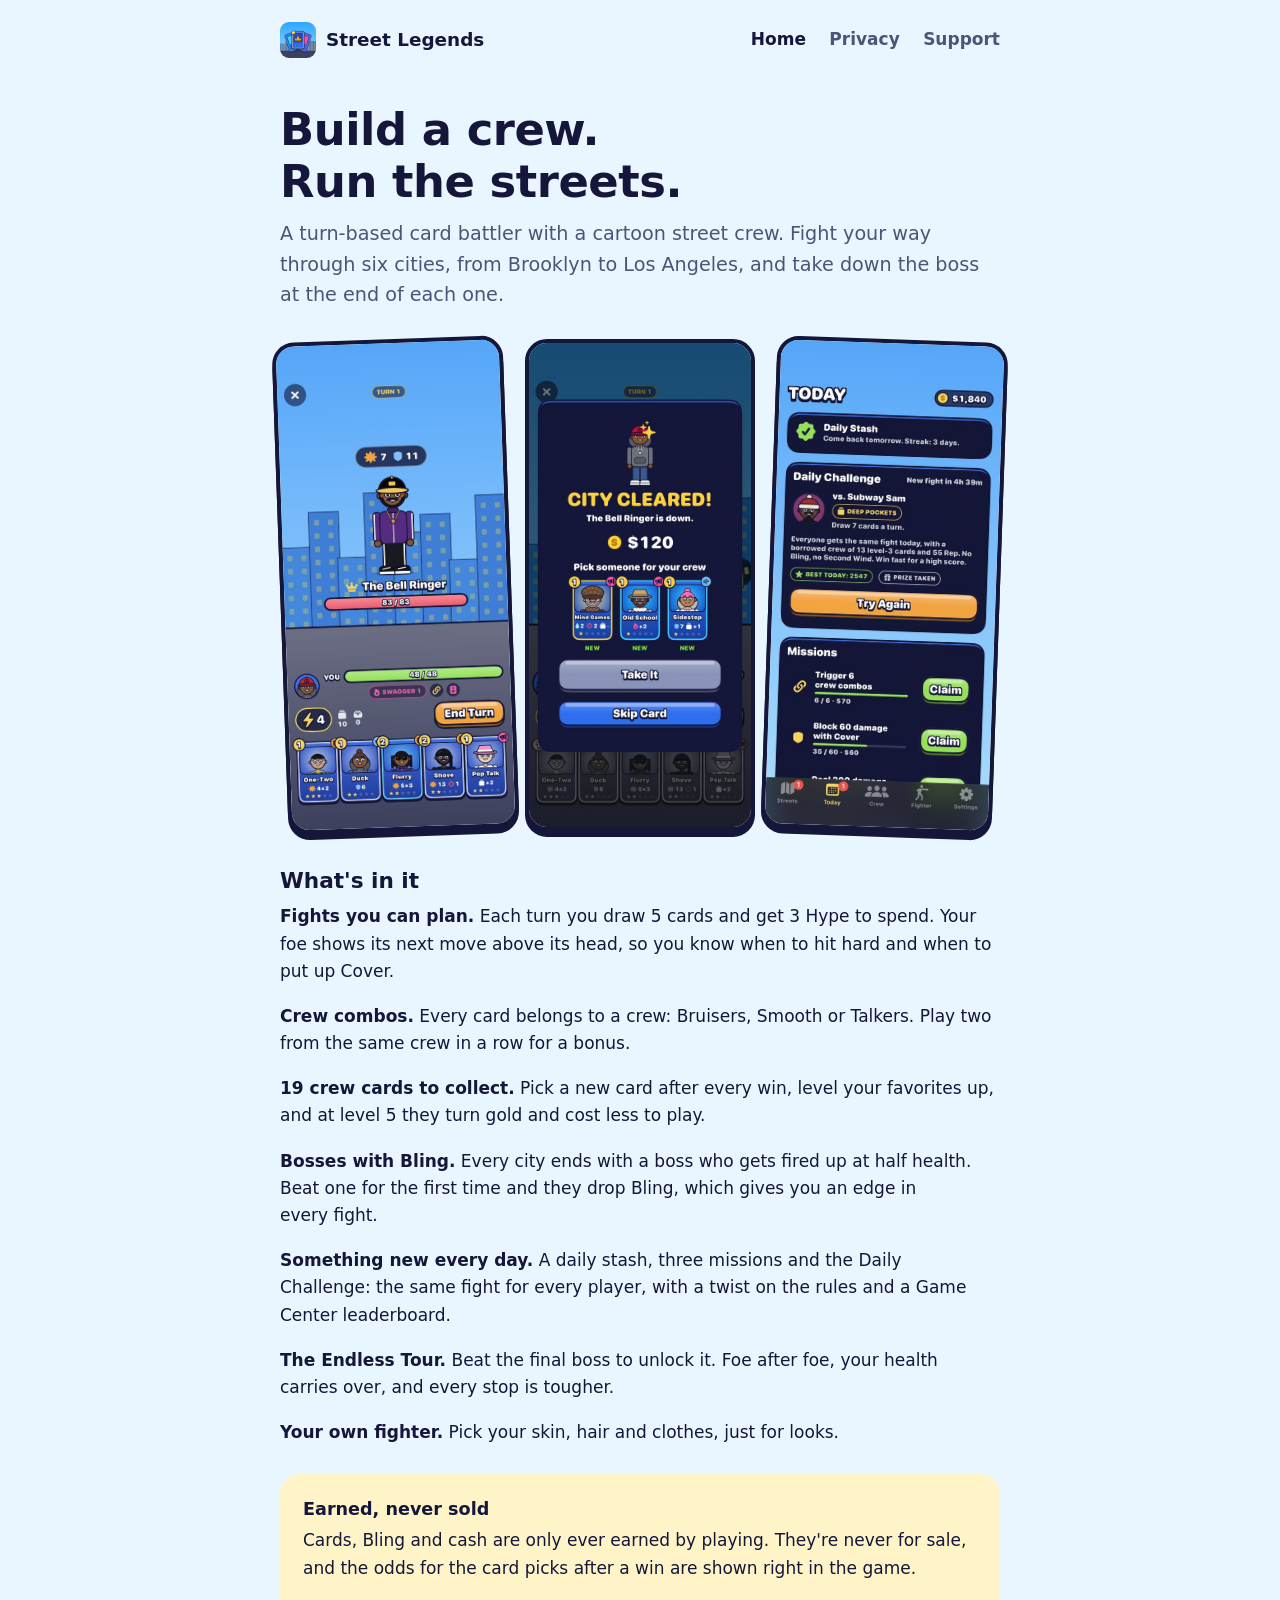
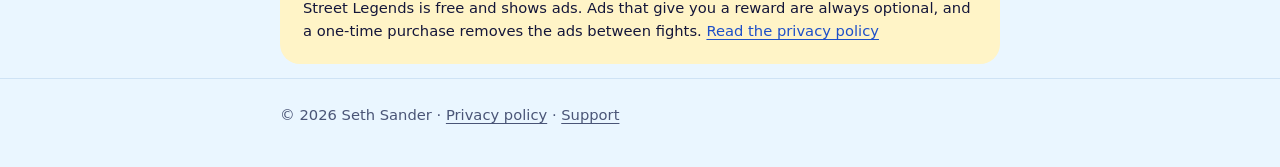
<file: index.html>
<!doctype html>
<html lang="en">
<head>
  <meta charset="utf-8">
  <meta name="viewport" content="width=device-width, initial-scale=1">
  <title>Street Legends: Card Brawl</title>
  <meta name="description" content="Street Legends is a cartoon street card battler for iPhone: build a crew, chain combos and fight from Brooklyn to Los Angeles. Everything is earned by playing.">
  <link rel="icon" href="icon.png">
  <link rel="stylesheet" href="style.css">
</head>
<body>
  <header class="site">
    <div class="wrap">
      <a class="brand" href="./"><img src="icon.png" alt="">Street Legends</a>
      <nav class="site" aria-label="Site">
        <a href="./" aria-current="page">Home</a>
        <a href="privacy/">Privacy</a>
        <a href="support/">Support</a>
      </nav>
    </div>
  </header>

  <main class="wrap">
    <h1>Build a crew. Run the streets.</h1>
    <p class="lead">A turn-based card battler with a cartoon street crew. Fight your way through six cities, from Brooklyn to Los Angeles, and take down the boss at the end of each one.</p>

    <div class="shots">
      <img src="shots/fight.jpg" width="540" height="1174" alt="A fight against The Bell Ringer, with five crew cards in hand and the foe's next move shown above his head.">
      <img src="shots/reward.jpg" width="540" height="1174" alt="The City Cleared screen after beating a boss, with three crew cards to pick from.">
      <img src="shots/today.jpg" width="540" height="1174" alt="The Today tab, with the daily stash, the Daily Challenge and daily missions.">
    </div>

    <h2>What's in it</h2>
    <div class="points">
      <p><strong>Fights you can plan.</strong> Each turn you draw 5 cards and get 3 Hype to spend. Your foe shows its next move above its head, so you know when to hit hard and when to put up Cover.</p>
      <p><strong>Crew combos.</strong> Every card belongs to a crew: Bruisers, Smooth or Talkers. Play two from the same crew in a row for a bonus.</p>
      <p><strong>19 crew cards to collect.</strong> Pick a new card after every win, level your favorites up, and at level 5 they turn gold and cost less to play.</p>
      <p><strong>Bosses with Bling.</strong> Every city ends with a boss who gets fired up at half health. Beat one for the first time and they drop Bling, which gives you an edge in every fight.</p>
      <p><strong>Something new every day.</strong> A daily stash, three missions and the Daily Challenge: the same fight for every player, with a twist on the rules and a Game Center leaderboard.</p>
      <p><strong>The Endless Tour.</strong> Beat the final boss to unlock it. Foe after foe, your health carries over, and every stop is tougher.</p>
      <p><strong>Your own fighter.</strong> Pick your skin, hair and clothes, just for looks.</p>
    </div>

    <div class="card promise">
      <h3>Earned, never sold</h3>
      <p>Cards, Bling and cash are only ever earned by playing. They're never for sale, and the odds for the card picks after a win are shown right in the game.</p>
      <p class="small" style="margin:0">Street Legends is free and shows ads. Ads that give you a reward are always optional, and a one-time purchase removes the ads between fights. <a href="privacy/">Read the privacy policy</a></p>
    </div>
  </main>

  <footer class="site">
    <div class="wrap">
      &copy; 2026 Seth Sander &middot; <a href="privacy/">Privacy policy</a> &middot; <a href="support/">Support</a>
    </div>
  </footer>
</body>
</html>
</file>
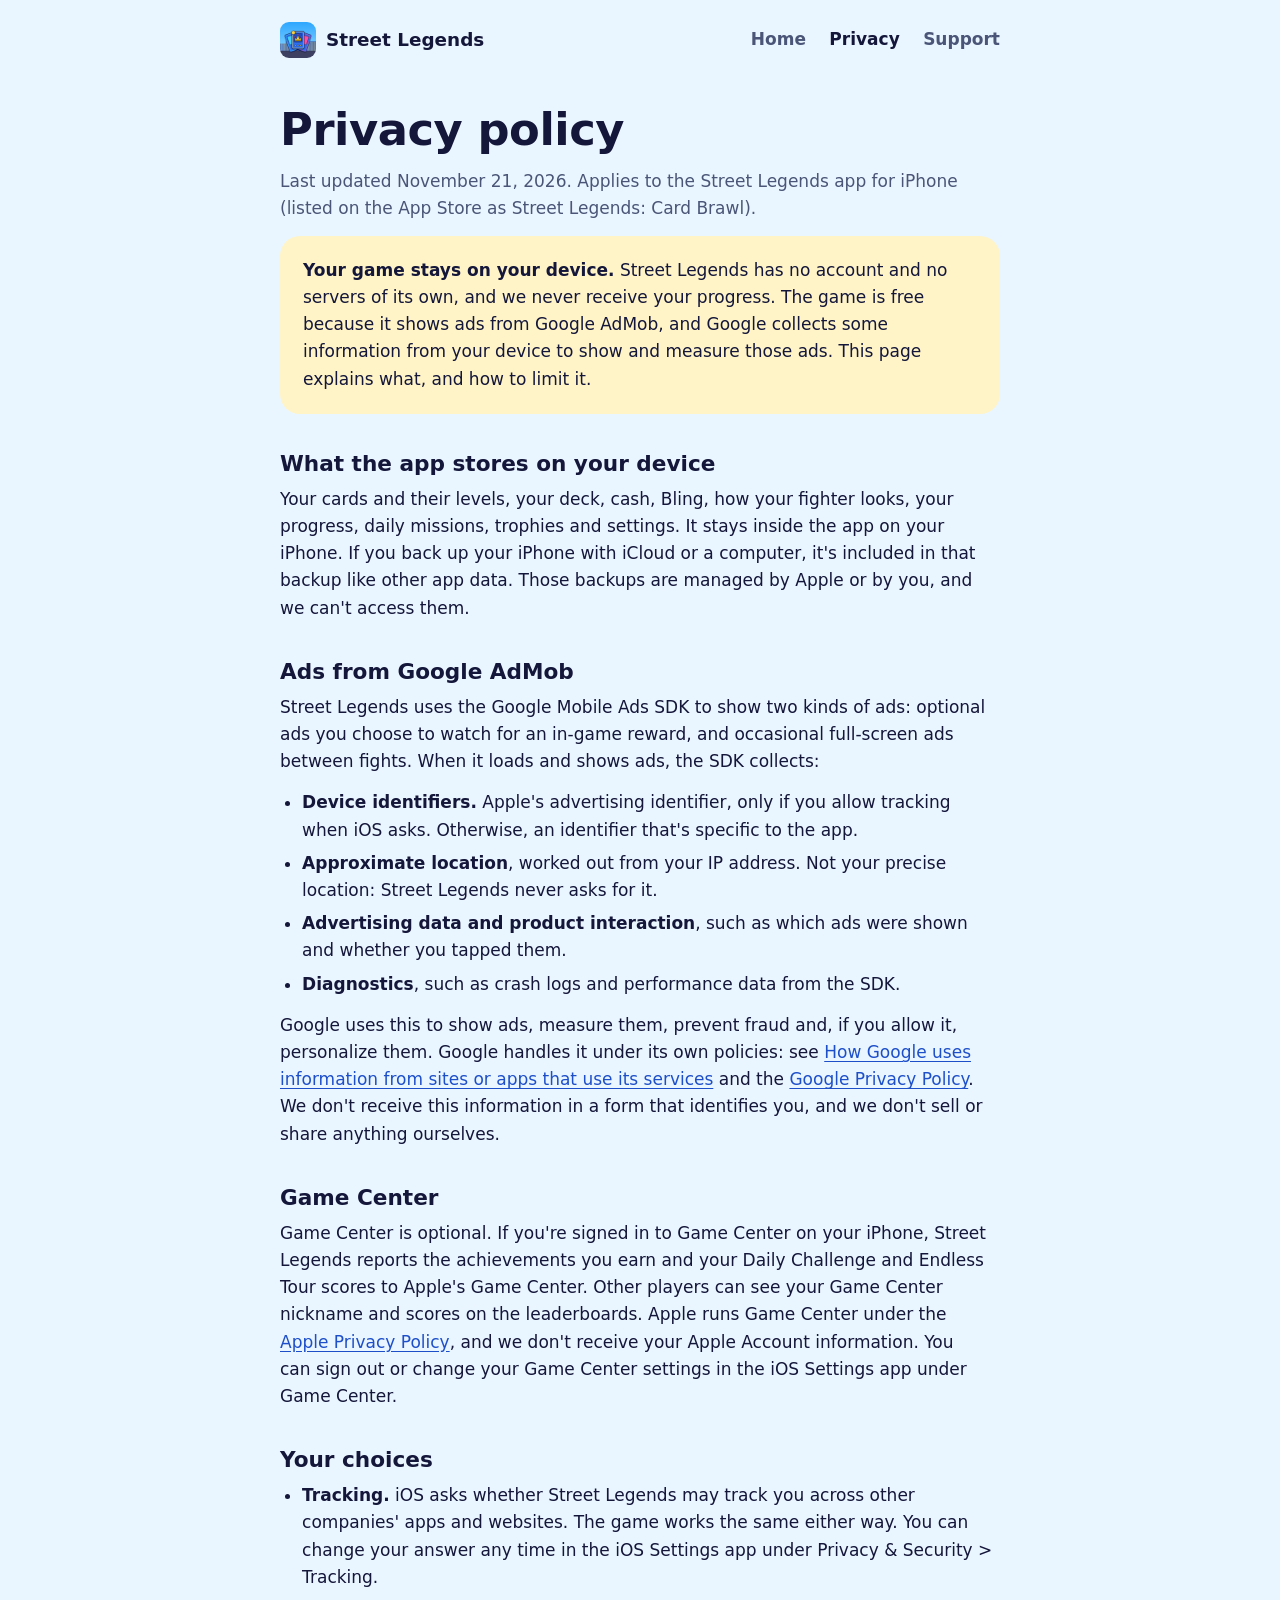
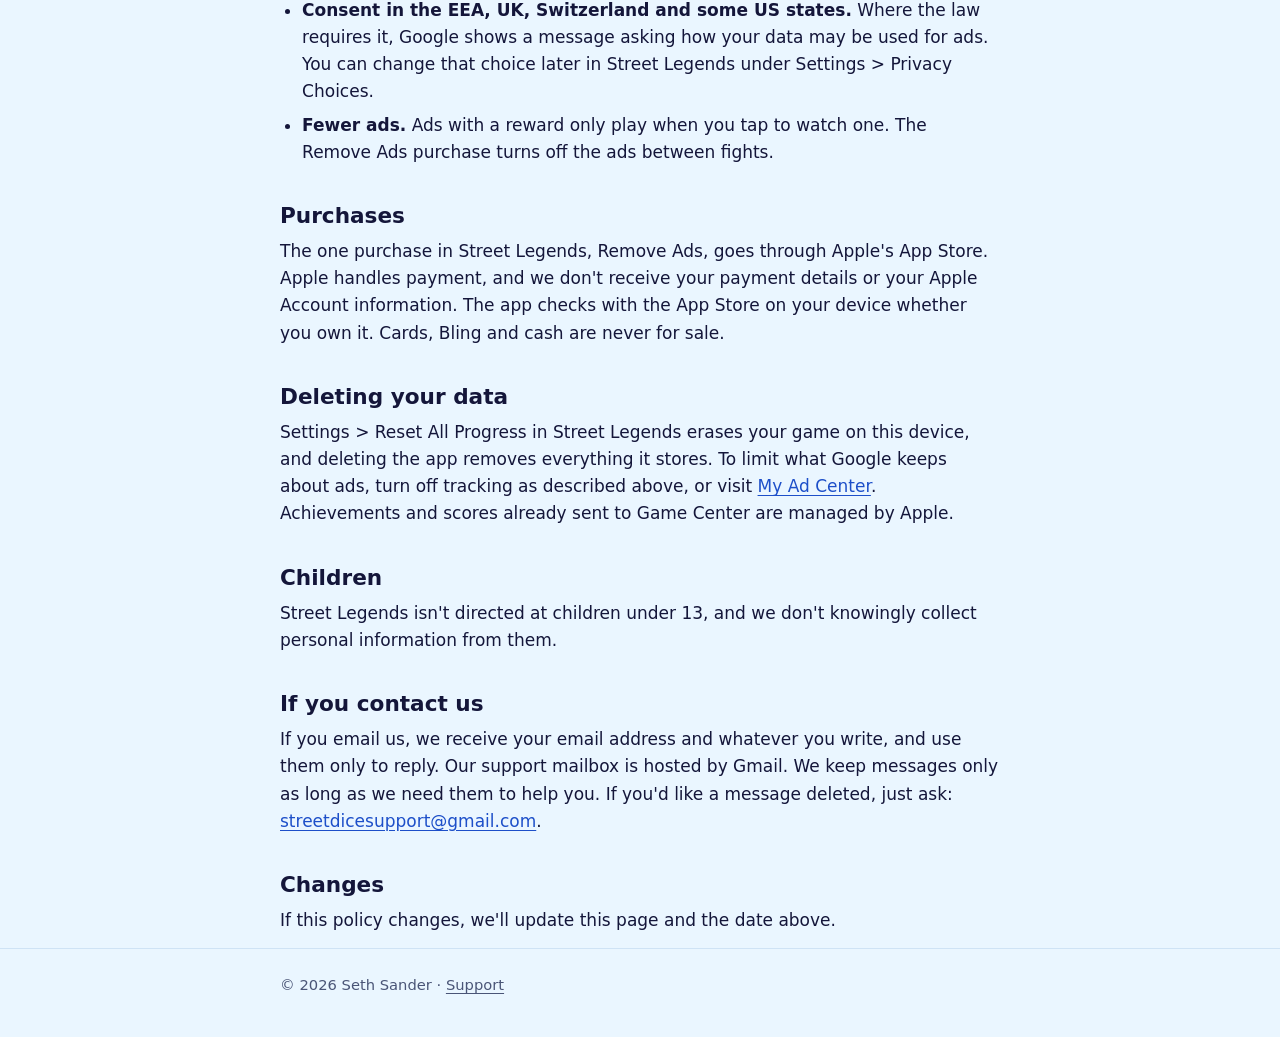
<file: privacy/index.html>
<!doctype html>
<html lang="en">
<head>
  <meta charset="utf-8">
  <meta name="viewport" content="width=device-width, initial-scale=1">
  <title>Privacy policy | Street Legends</title>
  <meta name="description" content="How Street Legends handles your information: your game stays on your device, ads come from Google AdMob, and Game Center is optional.">
  <link rel="icon" href="../icon.png">
  <link rel="stylesheet" href="../style.css">
</head>
<body>
  <header class="site">
    <div class="wrap">
      <a class="brand" href="../"><img src="../icon.png" alt="">Street Legends</a>
      <nav class="site" aria-label="Site">
        <a href="../">Home</a>
        <a href="./" aria-current="page">Privacy</a>
        <a href="../support/">Support</a>
      </nav>
    </div>
  </header>

  <main class="wrap">
    <h1>Privacy policy</h1>
    <p class="muted">Last updated November 21, 2026. Applies to the Street Legends app for iPhone (listed on the App Store as Street Legends: Card Brawl).</p>

    <div class="card promise">
      <p style="margin:0"><strong>Your game stays on your device.</strong> Street Legends has no account and no servers of its own, and we never receive your progress. The game is free because it shows ads from Google AdMob, and Google collects some information from your device to show and measure those ads. This page explains what, and how to limit it.</p>
    </div>

    <h2>What the app stores on your device</h2>
    <p>Your cards and their levels, your deck, cash, Bling, how your fighter looks, your progress, daily missions, trophies and settings. It stays inside the app on your iPhone. If you back up your iPhone with iCloud or a computer, it's included in that backup like other app data. Those backups are managed by Apple or by you, and we can't access them.</p>

    <h2>Ads from Google AdMob</h2>
    <p>Street Legends uses the Google Mobile Ads SDK to show two kinds of ads: optional ads you choose to watch for an in-game reward, and occasional full-screen ads between fights. When it loads and shows ads, the SDK collects:</p>
    <ul>
      <li><strong>Device identifiers.</strong> Apple's advertising identifier, only if you allow tracking when iOS asks. Otherwise, an identifier that's specific to the app.</li>
      <li><strong>Approximate location</strong>, worked out from your IP address. Not your precise location: Street Legends never asks for it.</li>
      <li><strong>Advertising data and product interaction</strong>, such as which ads were shown and whether you tapped them.</li>
      <li><strong>Diagnostics</strong>, such as crash logs and performance data from the SDK.</li>
    </ul>
    <p>Google uses this to show ads, measure them, prevent fraud and, if you allow it, personalize them. Google handles it under its own policies: see <a href="https://policies.google.com/technologies/partner-sites">How Google uses information from sites or apps that use its services</a> and the <a href="https://policies.google.com/privacy">Google Privacy Policy</a>. We don't receive this information in a form that identifies you, and we don't sell or share anything ourselves.</p>

    <h2>Game Center</h2>
    <p>Game Center is optional. If you're signed in to Game Center on your iPhone, Street Legends reports the achievements you earn and your Daily Challenge and Endless Tour scores to Apple's Game Center. Other players can see your Game Center nickname and scores on the leaderboards. Apple runs Game Center under the <a href="https://www.apple.com/legal/privacy/">Apple Privacy Policy</a>, and we don't receive your Apple Account information. You can sign out or change your Game Center settings in the iOS Settings app under Game Center.</p>

    <h2>Your choices</h2>
    <ul>
      <li><strong>Tracking.</strong> iOS asks whether Street Legends may track you across other companies' apps and websites. The game works the same either way. You can change your answer any time in the iOS Settings app under Privacy &amp; Security &gt; Tracking.</li>
      <li><strong>Consent in the EEA, UK, Switzerland and some US states.</strong> Where the law requires it, Google shows a message asking how your data may be used for ads. You can change that choice later in Street Legends under Settings &gt; Privacy Choices.</li>
      <li><strong>Fewer ads.</strong> Ads with a reward only play when you tap to watch one. The Remove Ads purchase turns off the ads between fights.</li>
    </ul>

    <h2>Purchases</h2>
    <p>The one purchase in Street Legends, Remove Ads, goes through Apple's App Store. Apple handles payment, and we don't receive your payment details or your Apple Account information. The app checks with the App Store on your device whether you own it. Cards, Bling and cash are never for sale.</p>

    <h2>Deleting your data</h2>
    <p>Settings &gt; Reset All Progress in Street Legends erases your game on this device, and deleting the app removes everything it stores. To limit what Google keeps about ads, turn off tracking as described above, or visit <a href="https://myadcenter.google.com/">My Ad Center</a>. Achievements and scores already sent to Game Center are managed by Apple.</p>

    <h2>Children</h2>
    <p>Street Legends isn't directed at children under 13, and we don't knowingly collect personal information from them.</p>

    <h2>If you contact us</h2>
    <p>If you email us, we receive your email address and whatever you write, and use them only to reply. Our support mailbox is hosted by Gmail. We keep messages only as long as we need them to help you. If you'd like a message deleted, just ask: <a href="mailto:streetdicesupport@gmail.com">streetdicesupport@gmail.com</a>.</p>

    <h2>Changes</h2>
    <p>If this policy changes, we'll update this page and the date above.</p>
  </main>

  <footer class="site">
    <div class="wrap">
      &copy; 2026 Seth Sander &middot; <a href="../support/">Support</a>
    </div>
  </footer>
</body>
</html>
</file>
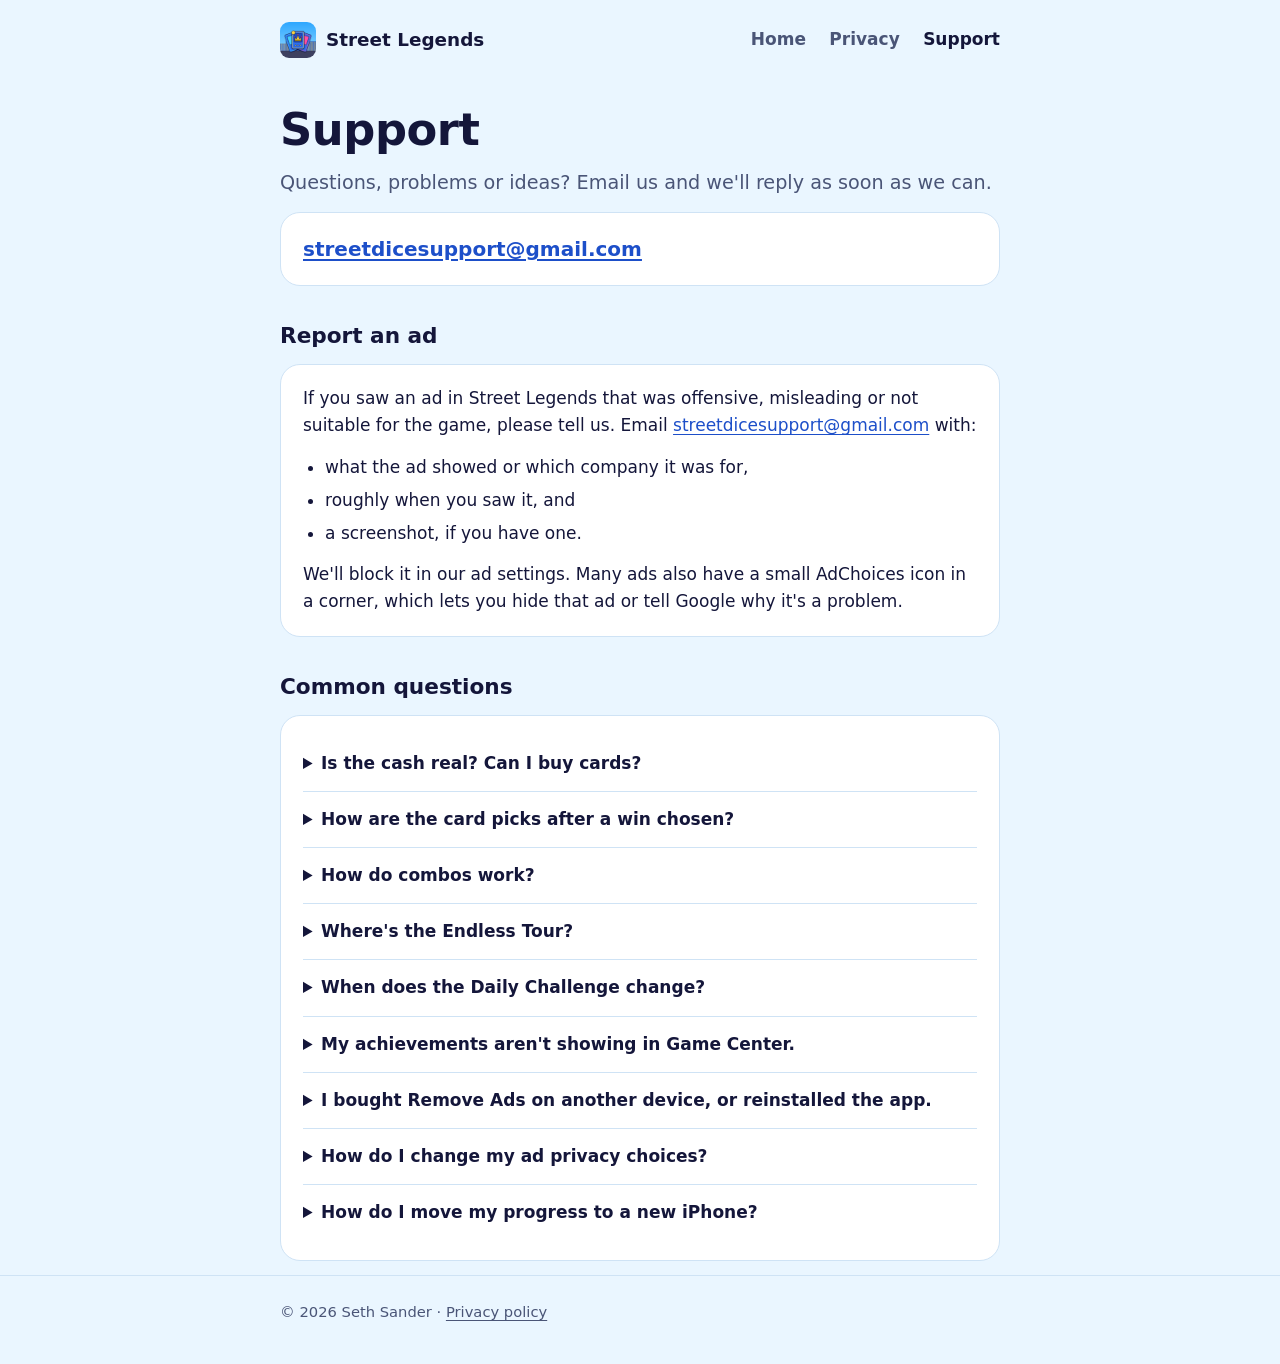
<file: support/index.html>
<!doctype html>
<html lang="en">
<head>
  <meta charset="utf-8">
  <meta name="viewport" content="width=device-width, initial-scale=1">
  <title>Support | Street Legends</title>
  <meta name="description" content="Get help with Street Legends, report an ad, or contact us.">
  <link rel="icon" href="../icon.png">
  <link rel="stylesheet" href="../style.css">
</head>
<body>
  <header class="site">
    <div class="wrap">
      <a class="brand" href="../"><img src="../icon.png" alt="">Street Legends</a>
      <nav class="site" aria-label="Site">
        <a href="../">Home</a>
        <a href="../privacy/">Privacy</a>
        <a href="./" aria-current="page">Support</a>
      </nav>
    </div>
  </header>

  <main class="wrap">
    <h1>Support</h1>
    <p class="lead">Questions, problems or ideas? Email us and we'll reply as soon as we can.</p>

    <div class="card">
      <p class="email" style="margin:0"><a href="mailto:streetdicesupport@gmail.com?subject=Street%20Legends%20support">streetdicesupport@gmail.com</a></p>
    </div>

    <h2 id="report-an-ad">Report an ad</h2>
    <div class="card">
      <p>If you saw an ad in Street Legends that was offensive, misleading or not suitable for the game, please tell us. Email <a href="mailto:streetdicesupport@gmail.com?subject=Street%20Legends%3A%20reporting%20an%20ad">streetdicesupport@gmail.com</a> with:</p>
      <ul>
        <li>what the ad showed or which company it was for,</li>
        <li>roughly when you saw it, and</li>
        <li>a screenshot, if you have one.</li>
      </ul>
      <p style="margin:0">We'll block it in our ad settings. Many ads also have a small AdChoices icon in a corner, which lets you hide that ad or tell Google why it's a problem.</p>
    </div>

    <h2>Common questions</h2>
    <div class="card">
      <details>
        <summary>Is the cash real? Can I buy cards?</summary>
        <p>No and no. Cash only exists inside Street Legends. You earn it by playing and spend it on card levels, Bling and clothes. Cards, Bling and cash are never for sale, and you can't cash anything out.</p>
      </details>
      <details>
        <summary>How are the card picks after a win chosen?</summary>
        <p>Each of the three cards is drawn with fixed odds by rarity, which are listed in the game under Settings &gt; How to Play. Picking a card you already have levels it up. Street corner events never involve chance: every choice says exactly what you'll get.</p>
      </details>
      <details>
        <summary>How do combos work?</summary>
        <p>Every card has a crew badge in its top corner: Bruisers, Smooth or Talkers. Play two cards from the same crew in a row and you get a bonus: 3 damage, 3 Cover or an extra card. A card that would combo glows in your hand.</p>
      </details>
      <details>
        <summary>Where's the Endless Tour?</summary>
        <p>It unlocks once you beat King Malibu, the boss of Los Angeles. You'll find it on the Streets map.</p>
      </details>
      <details>
        <summary>When does the Daily Challenge change?</summary>
        <p>At midnight UTC, the same moment for every player. The Today tab shows how long is left. You can retry as often as you like; your best score counts, and the cash prize is paid for your first win each day. Bling and Second Wind are off in the Daily Challenge so the leaderboard stays fair.</p>
      </details>
      <details>
        <summary>My achievements aren't showing in Game Center.</summary>
        <p>Make sure you're signed in to Game Center in the iOS Settings app. Trophies you earn while signed out are kept in the game (on the Today tab) and sent to Game Center the next time you open Street Legends signed in.</p>
      </details>
      <details>
        <summary>I bought Remove Ads on another device, or reinstalled the app.</summary>
        <p>Go to Settings &gt; Restore Purchases while signed in with the same Apple Account. Remove Ads turns off the ads between fights. Ads that give a reward only play when you choose to watch one, so they stay available.</p>
      </details>
      <details>
        <summary>How do I change my ad privacy choices?</summary>
        <p>For tracking, open the iOS Settings app and go to Privacy &amp; Security &gt; Tracking. In regions where Google asks for consent, Street Legends also shows Settings &gt; Privacy Choices. The <a href="../privacy/">privacy policy</a> has the details.</p>
      </details>
      <details>
        <summary>How do I move my progress to a new iPhone?</summary>
        <p>Your game is included when you back up your iPhone with iCloud or a computer, so restoring that backup to a new phone brings it along. We never receive your progress, so we can't restore it for you.</p>
      </details>
    </div>
  </main>

  <footer class="site">
    <div class="wrap">
      &copy; 2026 Seth Sander &middot; <a href="../privacy/">Privacy policy</a>
    </div>
  </footer>
</body>
</html>
</file>
<file: style.css>
:root {
  --page: #eaf6ff;
  --card: #ffffff;
  --line: #cfe3f5;
  --ink: #14163a;
  --muted: #4a5577;
  --accent: #1d4fc9;
  --accent-wash: #fff4c7;
  --gold: #ffd23f;
  --sky: #2fa8ff;
  color-scheme: light dark;
}

@media (prefers-color-scheme: dark) {
  :root {
    --page: #0c1030;
    --card: #161b45;
    --line: #262d63;
    --ink: #eef1ff;
    --muted: #aab3dc;
    --accent: #8fb4ff;
    --accent-wash: #2b2a17;
  }
}

* { box-sizing: border-box; }

html { -webkit-text-size-adjust: 100%; }

body {
  margin: 0;
  background: var(--page);
  color: var(--ink);
  font-family: ui-rounded, "SF Pro Rounded", system-ui, -apple-system, "Segoe UI", sans-serif;
  font-size: 1.0625rem;
  line-height: 1.6;
}

a { color: var(--accent); text-underline-offset: 3px; }
a:hover { text-decoration-thickness: 2px; }
:focus-visible { outline: 3px solid var(--accent); outline-offset: 2px; border-radius: 4px; }

.wrap { max-width: 760px; margin: 0 auto; padding: 0 20px; }

header.site { padding: 22px 0; }
header.site .wrap { display: flex; align-items: center; justify-content: space-between; gap: 16px; flex-wrap: wrap; }
.brand { display: inline-flex; align-items: center; gap: 10px; font-weight: 800; font-size: 1.15rem; color: var(--ink); text-decoration: none; }
.brand img { width: 36px; height: 36px; border-radius: 9px; }
nav.site a { margin-left: 18px; font-weight: 700; text-decoration: none; color: var(--muted); }
nav.site a:first-child { margin-left: 0; }
nav.site a[aria-current="page"] { color: var(--ink); }

main { padding-bottom: 64px; }

h1 { font-size: clamp(2rem, 5vw, 2.8rem); line-height: 1.15; margin: 24px 0 12px; letter-spacing: -0.01em; text-wrap: balance; font-weight: 900; }
h2 { font-size: 1.35rem; line-height: 1.3; margin: 36px 0 8px; font-weight: 800; }
h3 { font-size: 1.1rem; margin: 0 0 4px; }
p { margin: 0 0 14px; text-wrap: pretty; }
ul { margin: 0 0 14px; padding-left: 1.3em; }
li { margin-bottom: 6px; }
.lead { font-size: 1.2rem; color: var(--muted); max-width: 60ch; }
.muted { color: var(--muted); }
.small { font-size: 0.92rem; }

.card {
  background: var(--card);
  border: 1px solid var(--line);
  border-radius: 20px;
  padding: 20px 22px;
  margin: 14px 0;
}

/* Three phone screenshots on the home page */
.shots { display: grid; grid-template-columns: repeat(3, 1fr); gap: 14px; margin: 28px 0 12px; }
.shots img {
  width: 100%; height: auto; display: block; border-radius: 22px;
  border: 4px solid #14163a; box-shadow: 0 6px 0 #14163a; background: #2fa8ff;
}
.shots img:nth-child(1) { transform: rotate(-2deg); }
.shots img:nth-child(3) { transform: rotate(2deg); }

.points { display: grid; gap: 4px; margin: 8px 0; }

.promise { background: var(--accent-wash); border-color: transparent; }

details { border-top: 1px solid var(--line); padding: 14px 0; }
details:first-of-type { border-top: 0; }
summary { cursor: pointer; font-weight: 700; }
details p { margin-top: 10px; }

.email { font-size: 1.25rem; font-weight: 700; word-break: break-all; }

footer.site { border-top: 1px solid var(--line); padding: 24px 0 40px; color: var(--muted); font-size: 0.92rem; }
footer.site a { color: var(--muted); }

@media (max-width: 480px) {
  nav.site a { margin-left: 14px; }
  .shots { gap: 8px; }
  .shots img { border-width: 3px; border-radius: 14px; box-shadow: 0 4px 0 #14163a; }
}
</file>
